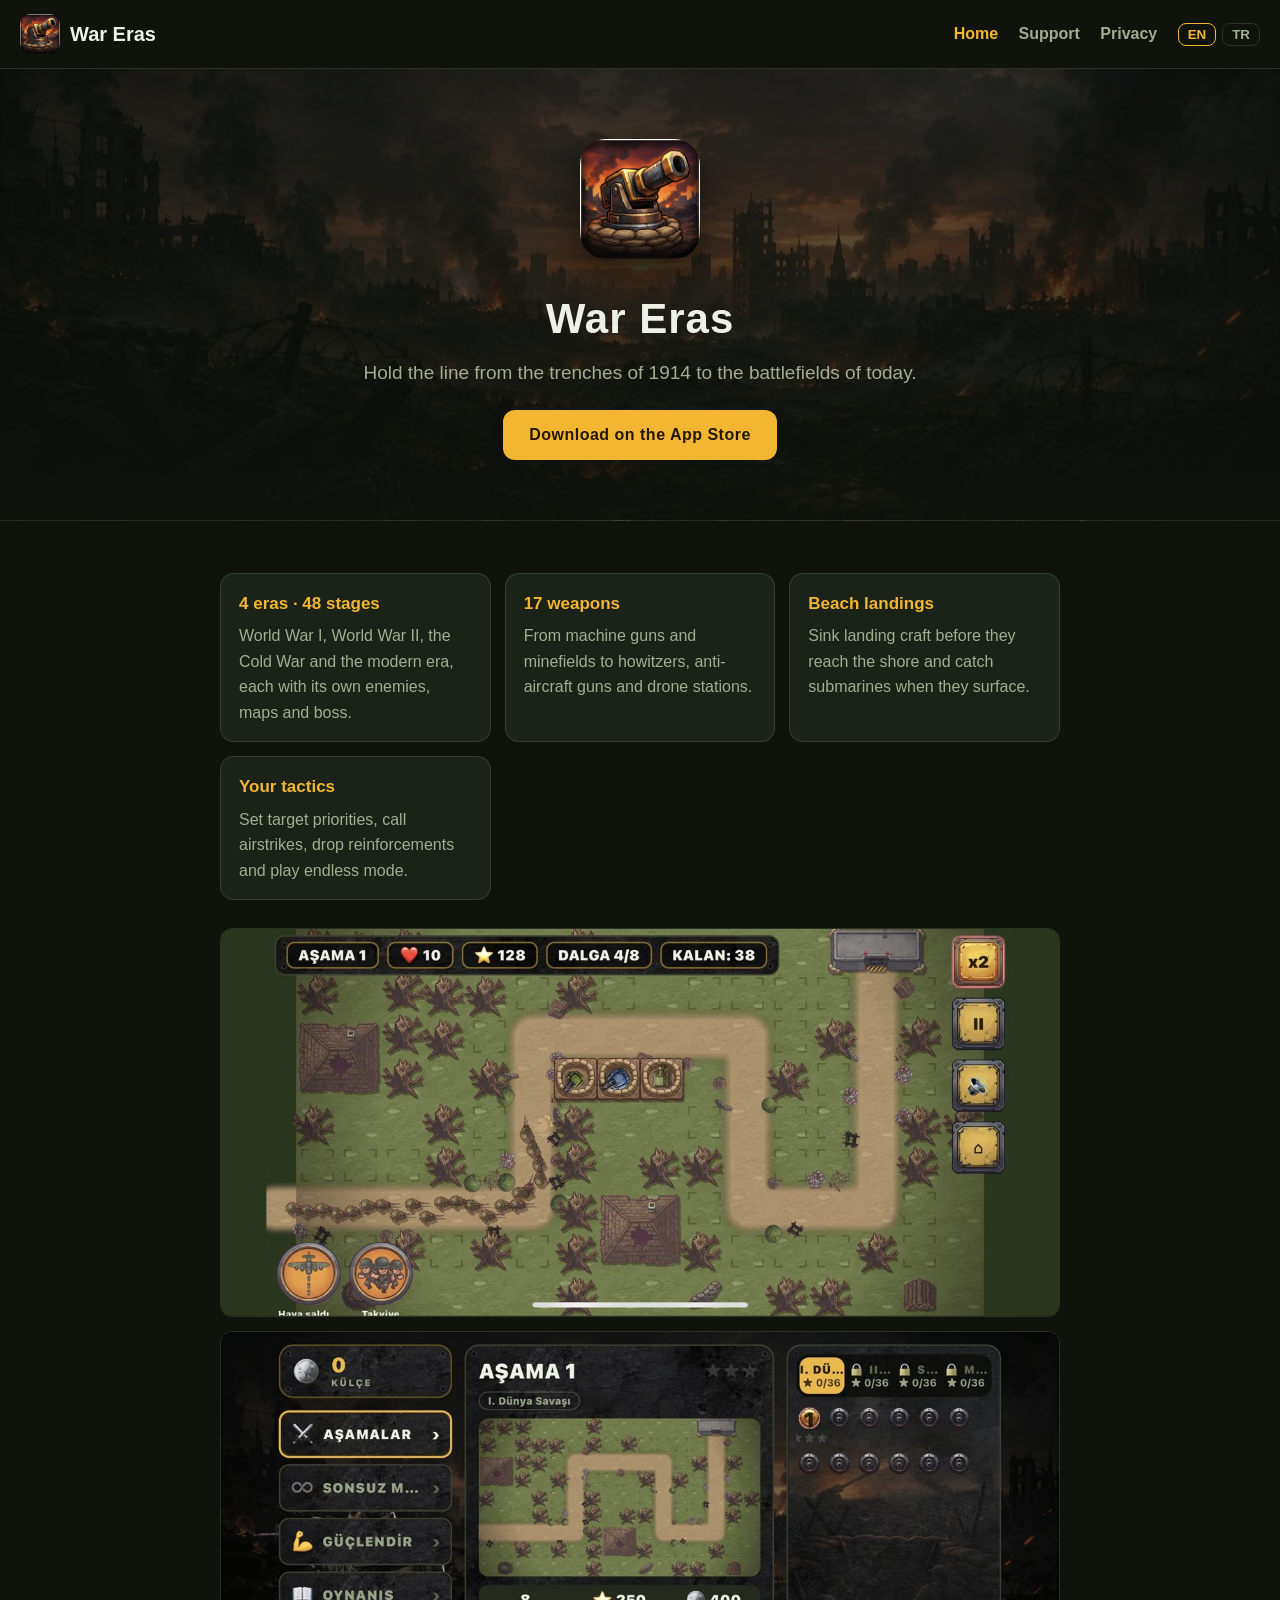
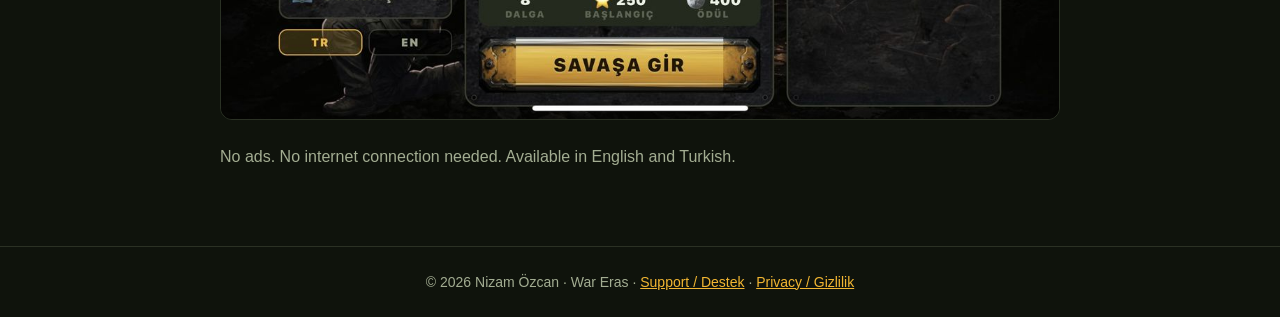
<file: index.html>
<!doctype html>
<html lang="en">
<head>
<meta charset="utf-8">
<meta name="viewport" content="width=device-width, initial-scale=1">
<title>War Eras: Tower Defense</title>
<meta name="description" content="War Eras: a tower defense game through four eras of war.">
<link rel="icon" href="icon.png">
<link rel="stylesheet" href="style.css">
<script src="lang.js"></script>
</head>
<body>
<header class="top">
  <a class="brand" href="index.html"><img src="icon.png" alt="">War Eras</a>
  <nav>
    <a href="index.html" class="on"><span data-lang="en">Home</span><span data-lang="tr">Ana sayfa</span></a>
    <a href="support.html" class=""><span data-lang="en">Support</span><span data-lang="tr">Destek</span></a>
    <a href="privacy.html" class=""><span data-lang="en">Privacy</span><span data-lang="tr">Gizlilik</span></a>
    <span class="lang"><button data-to="en" onclick="setLang('en')">EN</button><button data-to="tr" onclick="setLang('tr')">TR</button></span>
  </nav>
</header>

<section class="hero">
  <img src="icon.png" alt="War Eras icon">
  <h1>War Eras</h1>
  <p data-lang="en">Hold the line from the trenches of 1914 to the battlefields of today.</p>
  <p data-lang="tr">1914'ün siperlerinden günümüzün savaş alanlarına kadar hattı tut.</p>
  <a class="cta" href="__APP_STORE_URL__"><span data-lang="en">Download on the App Store</span><span data-lang="tr">App Store'dan indir</span></a>
</section>
<main class="wrap">
  <div class="grid">
    <div class="card"><h3 data-lang="en">4 eras · 48 stages</h3><h3 data-lang="tr">4 çağ · 48 aşama</h3>
      <p data-lang="en">World War I, World War II, the Cold War and the modern era, each with its own enemies, maps and boss.</p>
      <p data-lang="tr">I. ve II. Dünya Savaşı, Soğuk Savaş ve Modern Çağ; her birinin kendi düşmanları, haritaları ve boss'u var.</p></div>
    <div class="card"><h3 data-lang="en">17 weapons</h3><h3 data-lang="tr">17 silah</h3>
      <p data-lang="en">From machine guns and minefields to howitzers, anti-aircraft guns and drone stations.</p>
      <p data-lang="tr">Makineli tüfek ve mayından obüse, uçaksavara ve dron istasyonuna kadar.</p></div>
    <div class="card"><h3 data-lang="en">Beach landings</h3><h3 data-lang="tr">Deniz çıkarmaları</h3>
      <p data-lang="en">Sink landing craft before they reach the shore and catch submarines when they surface.</p>
      <p data-lang="tr">Çıkarma botlarını kıyıya varmadan batır, denizaltıları yüzeye çıkınca yakala.</p></div>
    <div class="card"><h3 data-lang="en">Your tactics</h3><h3 data-lang="tr">Senin taktiğin</h3>
      <p data-lang="en">Set target priorities, call airstrikes, drop reinforcements and play endless mode.</p>
      <p data-lang="tr">Hedef önceliği seç, hava saldırısı çağır, takviye indir, sonsuz modda rekor kır.</p></div>
  </div>
  <div class="shots">
    <img src="shot-1.jpg" alt="War Eras battle">
    <img src="shot-2.jpg" alt="War Eras menu">
  </div>
  <p class="muted" data-lang="en">No ads. No internet connection needed. Available in English and Turkish.</p>
  <p class="muted" data-lang="tr">Reklam yok. İnternet bağlantısı gerekmez. Türkçe ve İngilizce.</p>
</main>
<footer>© 2026 Nizam Özcan · War Eras · <a href="support.html">Support / Destek</a> · <a href="privacy.html">Privacy / Gizlilik</a></footer>
</body>
</html>
</file>
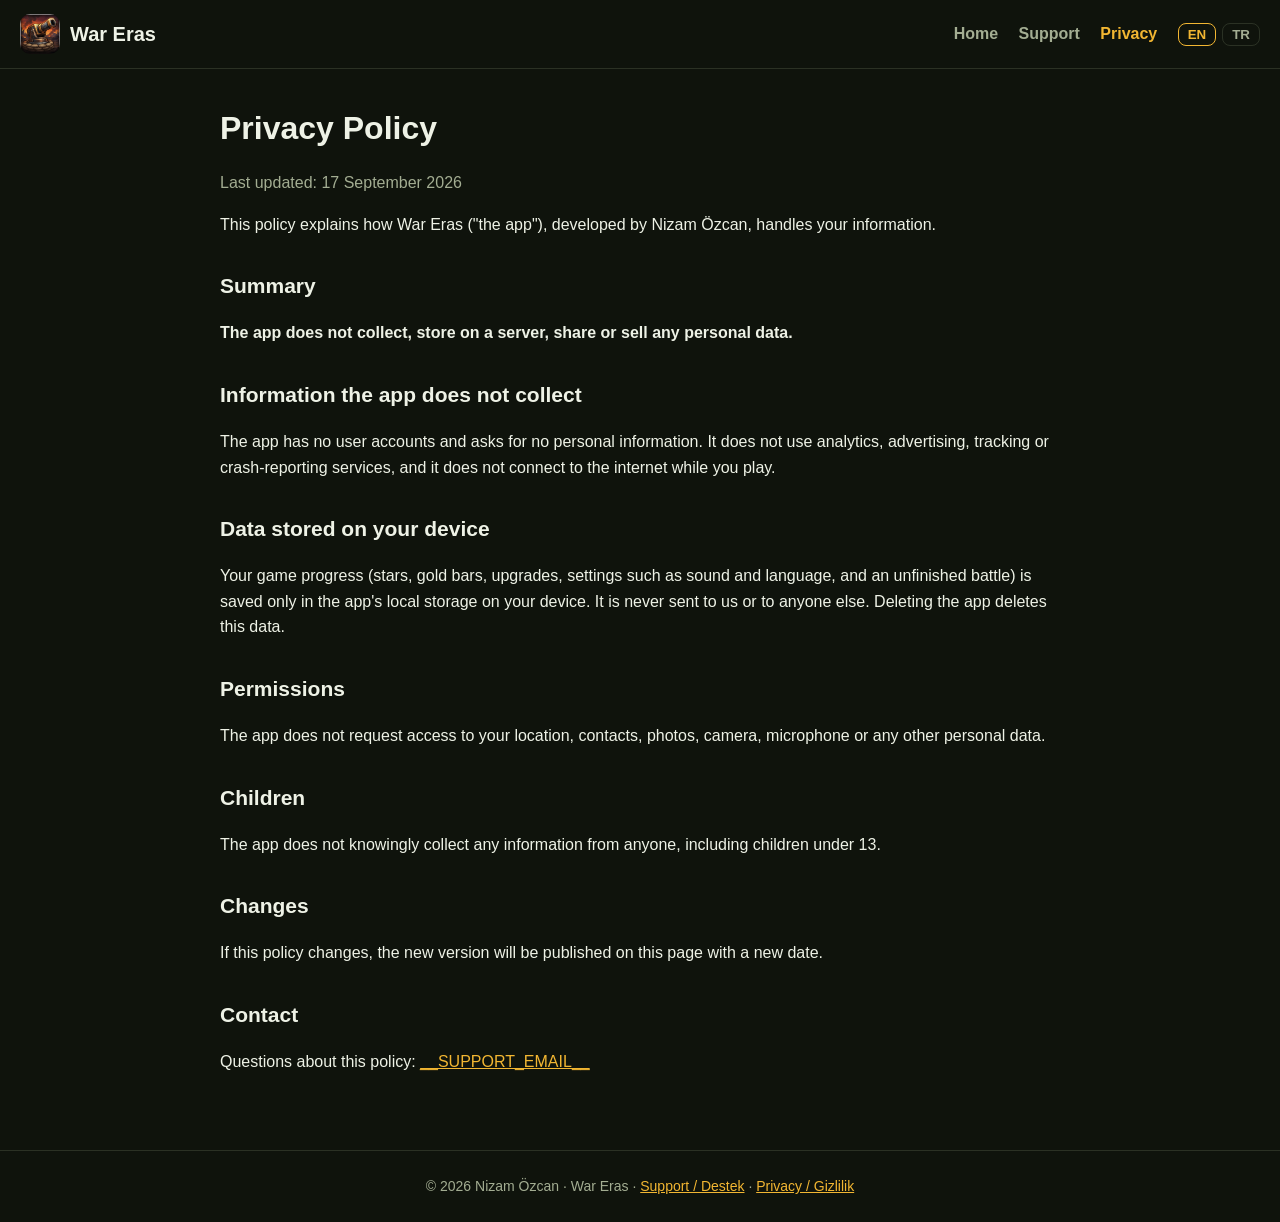
<file: privacy.html>
<!doctype html>
<html lang="en">
<head>
<meta charset="utf-8">
<meta name="viewport" content="width=device-width, initial-scale=1">
<title>War Eras · Privacy Policy</title>
<meta name="description" content="War Eras: a tower defense game through four eras of war.">
<link rel="icon" href="icon.png">
<link rel="stylesheet" href="style.css">
<script src="lang.js"></script>
</head>
<body>
<header class="top">
  <a class="brand" href="index.html"><img src="icon.png" alt="">War Eras</a>
  <nav>
    <a href="index.html" class=""><span data-lang="en">Home</span><span data-lang="tr">Ana sayfa</span></a>
    <a href="support.html" class=""><span data-lang="en">Support</span><span data-lang="tr">Destek</span></a>
    <a href="privacy.html" class="on"><span data-lang="en">Privacy</span><span data-lang="tr">Gizlilik</span></a>
    <span class="lang"><button data-to="en" onclick="setLang('en')">EN</button><button data-to="tr" onclick="setLang('tr')">TR</button></span>
  </nav>
</header>

<main class="wrap">
  <div data-lang="en">
    <h1 class="page">Privacy Policy</h1>
    <p class="muted">Last updated: 17 September 2026</p>
    <p>This policy explains how War Eras ("the app"), developed by Nizam Özcan, handles your information.</p>
    <h2>Summary</h2>
    <p><strong>The app does not collect, store on a server, share or sell any personal data.</strong></p>
    <h2>Information the app does not collect</h2>
    <p>The app has no user accounts and asks for no personal information. It does not use analytics, advertising, tracking or crash-reporting services, and it does not connect to the internet while you play.</p>
    <h2>Data stored on your device</h2>
    <p>Your game progress (stars, gold bars, upgrades, settings such as sound and language, and an unfinished battle) is saved only in the app's local storage on your device. It is never sent to us or to anyone else. Deleting the app deletes this data.</p>
    <h2>Permissions</h2>
    <p>The app does not request access to your location, contacts, photos, camera, microphone or any other personal data.</p>
    <h2>Children</h2>
    <p>The app does not knowingly collect any information from anyone, including children under 13.</p>
    <h2>Changes</h2>
    <p>If this policy changes, the new version will be published on this page with a new date.</p>
    <h2>Contact</h2>
    <p>Questions about this policy: <a href="mailto:__SUPPORT_EMAIL__">__SUPPORT_EMAIL__</a></p>
  </div>
  <div data-lang="tr">
    <h1 class="page">Gizlilik Politikası</h1>
    <p class="muted">Son güncelleme: 17 Eylül 2026</p>
    <p>Bu politika, Nizam Özcan tarafından geliştirilen War Eras ("uygulama") ile ilgili bilgilerinin nasıl ele alındığını açıklar.</p>
    <h2>Özet</h2>
    <p><strong>Uygulama hiçbir kişisel veri toplamaz, sunucuda saklamaz, paylaşmaz ve satmaz.</strong></p>
    <h2>Toplanmayan bilgiler</h2>
    <p>Uygulamada kullanıcı hesabı yoktur ve senden hiçbir kişisel bilgi istenmez. Analitik, reklam, takip ya da çökme raporlama hizmeti kullanılmaz; oyun oynarken internete bağlanılmaz.</p>
    <h2>Cihazında saklanan veriler</h2>
    <p>Oyun ilerlemen (yıldızlar, külçeler, güçlendirmeler, ses ve dil gibi ayarlar ve yarım kalan savaş) yalnızca cihazındaki uygulama deposunda saklanır. Bize ya da başkasına asla gönderilmez. Uygulamayı silmek bu verileri de siler.</p>
    <h2>İzinler</h2>
    <p>Uygulama konumuna, rehberine, fotoğraflarına, kamerana, mikrofonuna ya da başka bir kişisel verine erişim istemez.</p>
    <h2>Çocuklar</h2>
    <p>Uygulama, 13 yaşından küçük çocuklar dahil hiç kimseden bilerek bilgi toplamaz.</p>
    <h2>Değişiklikler</h2>
    <p>Bu politika değişirse yeni hali yeni tarihle bu sayfada yayınlanır.</p>
    <h2>İletişim</h2>
    <p>Bu politikayla ilgili sorular için: <a href="mailto:__SUPPORT_EMAIL__">__SUPPORT_EMAIL__</a></p>
  </div>
</main>
<footer>© 2026 Nizam Özcan · War Eras · <a href="support.html">Support / Destek</a> · <a href="privacy.html">Privacy / Gizlilik</a></footer>
</body>
</html>
</file>
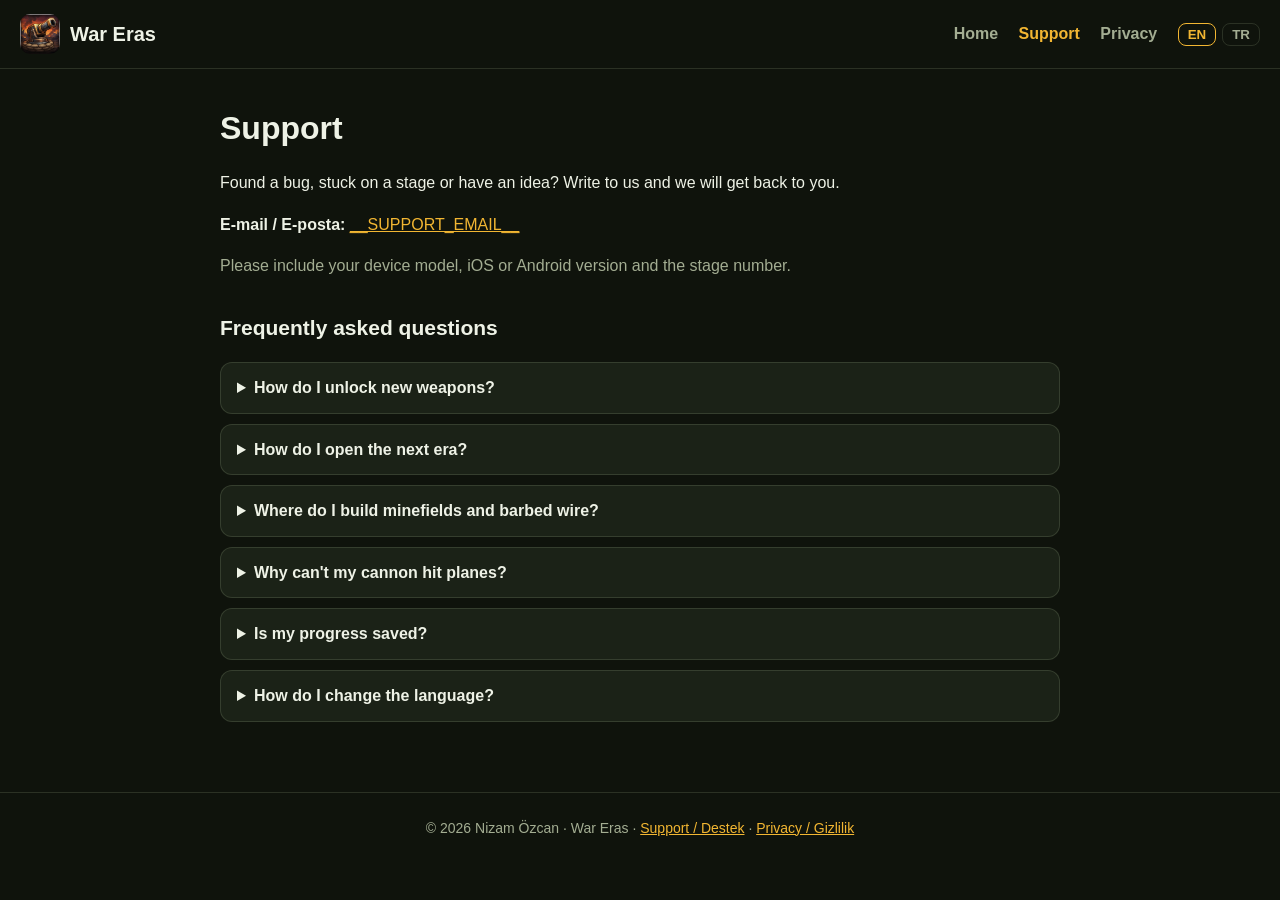
<file: support.html>
<!doctype html>
<html lang="en">
<head>
<meta charset="utf-8">
<meta name="viewport" content="width=device-width, initial-scale=1">
<title>War Eras · Support</title>
<meta name="description" content="War Eras: a tower defense game through four eras of war.">
<link rel="icon" href="icon.png">
<link rel="stylesheet" href="style.css">
<script src="lang.js"></script>
</head>
<body>
<header class="top">
  <a class="brand" href="index.html"><img src="icon.png" alt="">War Eras</a>
  <nav>
    <a href="index.html" class=""><span data-lang="en">Home</span><span data-lang="tr">Ana sayfa</span></a>
    <a href="support.html" class="on"><span data-lang="en">Support</span><span data-lang="tr">Destek</span></a>
    <a href="privacy.html" class=""><span data-lang="en">Privacy</span><span data-lang="tr">Gizlilik</span></a>
    <span class="lang"><button data-to="en" onclick="setLang('en')">EN</button><button data-to="tr" onclick="setLang('tr')">TR</button></span>
  </nav>
</header>

<main class="wrap">
  <h1 class="page" data-lang="en">Support</h1>
  <h1 class="page" data-lang="tr">Destek</h1>
  <p data-lang="en">Found a bug, stuck on a stage or have an idea? Write to us and we will get back to you.</p>
  <p data-lang="tr">Bir hata mı buldun, bir aşamada mı takıldın ya da bir fikrin mi var? Bize yaz, dönüş yapalım.</p>
  <p><strong>E-mail / E-posta:</strong> <a href="mailto:__SUPPORT_EMAIL__">__SUPPORT_EMAIL__</a></p>
  <p class="muted" data-lang="en">Please include your device model, iOS or Android version and the stage number.</p>
  <p class="muted" data-lang="tr">Lütfen cihaz modelini, iOS veya Android sürümünü ve aşama numarasını da yaz.</p>

  <h2 data-lang="en">Frequently asked questions</h2>
  <h2 data-lang="tr">Sık sorulan sorular</h2>

  <details data-lang="en"><summary>How do I unlock new weapons?</summary><p>Clear stages to earn gold bars, then open the UPGRADES screen from the main menu. Each weapon opens in its own era.</p></details>
  <details data-lang="tr"><summary>Yeni silahları nasıl açarım?</summary><p>Aşamaları geçerek külçe kazan, sonra ana menüden GÜÇLENDİR ekranını aç. Her silah kendi çağında açılır.</p></details>

  <details data-lang="en"><summary>How do I open the next era?</summary><p>Clear the last stage of the current era and collect 24 stars in it.</p></details>
  <details data-lang="tr"><summary>Sonraki çağı nasıl açarım?</summary><p>Mevcut çağın son aşamasını geç ve o çağda 24 yıldız topla.</p></details>

  <details data-lang="en"><summary>Where do I build minefields and barbed wire?</summary><p>Tap a tile of the road itself (not the grass). Unlock them first on the UPGRADES screen.</p></details>
  <details data-lang="tr"><summary>Mayın ve dikenli teli nereye kurarım?</summary><p>Çimene değil, yolun kendisine dokun. Önce GÜÇLENDİR ekranından kilitlerini aç.</p></details>

  <details data-lang="en"><summary>Why can't my cannon hit planes?</summary><p>Only weapons marked ✈ can hit aircraft: machine gun, sniper, rocket launcher, anti-aircraft gun, missile battery, air defence gun and drone station.</p></details>
  <details data-lang="tr"><summary>Topum neden uçaklara ateş etmiyor?</summary><p>Uçakları sadece ✈ işaretli silahlar vurur: makineli, keskin nişancı, roketatar, uçaksavar, füze bataryası, hava savunma topu ve dron istasyonu.</p></details>

  <details data-lang="en"><summary>Is my progress saved?</summary><p>Yes, on your device. If you leave a battle from the menu button, you can continue it later from the same wave. Deleting the app deletes your progress.</p></details>
  <details data-lang="tr"><summary>İlerlemem kaydediliyor mu?</summary><p>Evet, cihazında. Savaşı menü düğmesiyle bırakırsan sonra aynı dalgadan devam edebilirsin. Uygulamayı silmek ilerlemeni de siler.</p></details>

  <details data-lang="en"><summary>How do I change the language?</summary><p>Use the TR / EN buttons in the main menu.</p></details>
  <details data-lang="tr"><summary>Dili nasıl değiştiririm?</summary><p>Ana menüdeki TR / EN düğmelerini kullan.</p></details>
</main>
<footer>© 2026 Nizam Özcan · War Eras · <a href="support.html">Support / Destek</a> · <a href="privacy.html">Privacy / Gizlilik</a></footer>
</body>
</html>
</file>
<file: style.css>
:root {
  --bg: #0f130c;
  --panel: #1b2217;
  --line: rgba(214, 230, 180, 0.14);
  --gold: #f2b632;
  --text: #eef2e6;
  --muted: #a3ad92;
}
* { box-sizing: border-box; }
body {
  margin: 0;
  background: var(--bg);
  color: var(--text);
  font: 16px/1.6 -apple-system, BlinkMacSystemFont, "Segoe UI", Roboto, Helvetica, Arial, sans-serif;
}
a { color: var(--gold); }
.wrap { max-width: 880px; margin: 0 auto; padding: 24px 20px 60px; }
header.top {
  display: flex; align-items: center; justify-content: space-between; gap: 12px; flex-wrap: wrap;
  padding: 14px 20px; border-bottom: 1px solid var(--line);
}
.brand { display: flex; align-items: center; gap: 10px; font-weight: 800; font-size: 20px; color: var(--text); text-decoration: none; }
.brand img { width: 40px; height: 40px; border-radius: 10px; }
nav a { margin-left: 16px; text-decoration: none; color: var(--muted); font-weight: 600; }
nav a:hover, nav a.on { color: var(--gold); }
.lang { display: inline-flex; gap: 6px; margin-left: 16px; }
.lang button {
  background: transparent; color: var(--muted); border: 1px solid var(--line); border-radius: 8px;
  padding: 3px 9px; font-weight: 800; cursor: pointer;
}
.lang button.on { color: var(--gold); border-color: var(--gold); }
.hero {
  background: linear-gradient(rgba(15, 19, 12, 0.55), rgba(15, 19, 12, 0.95)), url("hero.jpg") center / cover;
  padding: 70px 20px 60px; text-align: center; border-bottom: 1px solid var(--line);
}
.hero img { width: 120px; height: 120px; border-radius: 26px; box-shadow: 0 10px 40px rgba(0, 0, 0, 0.6); }
.hero h1 { font-size: 42px; margin: 18px 0 6px; letter-spacing: 1px; }
.hero p { color: var(--muted); font-size: 19px; margin: 0 auto; max-width: 560px; }
.cta {
  display: inline-block; margin-top: 22px; background: var(--gold); color: #231703; font-weight: 900;
  padding: 12px 26px; border-radius: 12px; text-decoration: none; letter-spacing: 0.5px;
}
.grid { display: grid; grid-template-columns: repeat(auto-fit, minmax(240px, 1fr)); gap: 14px; margin: 28px 0; }
.card { background: var(--panel); border: 1px solid var(--line); border-radius: 14px; padding: 16px 18px; }
.card h3 { margin: 0 0 6px; color: var(--gold); font-size: 17px; }
.card p { margin: 0; color: var(--muted); }
.shots { display: grid; grid-template-columns: 1fr; gap: 14px; margin: 24px 0; }
.shots img { width: 100%; border-radius: 12px; border: 1px solid var(--line); }
h1.page { font-size: 32px; margin: 10px 0 4px; }
h2 { margin-top: 32px; font-size: 21px; }
.muted { color: var(--muted); }
details { background: var(--panel); border: 1px solid var(--line); border-radius: 12px; padding: 12px 16px; margin: 10px 0; }
summary { cursor: pointer; font-weight: 700; }
footer { border-top: 1px solid var(--line); color: var(--muted); font-size: 14px; text-align: center; padding: 24px 20px; }
[data-lang] { display: none; }
html[lang="en"] [data-lang="en"], html[lang="tr"] [data-lang="tr"] { display: revert; }
</file>
